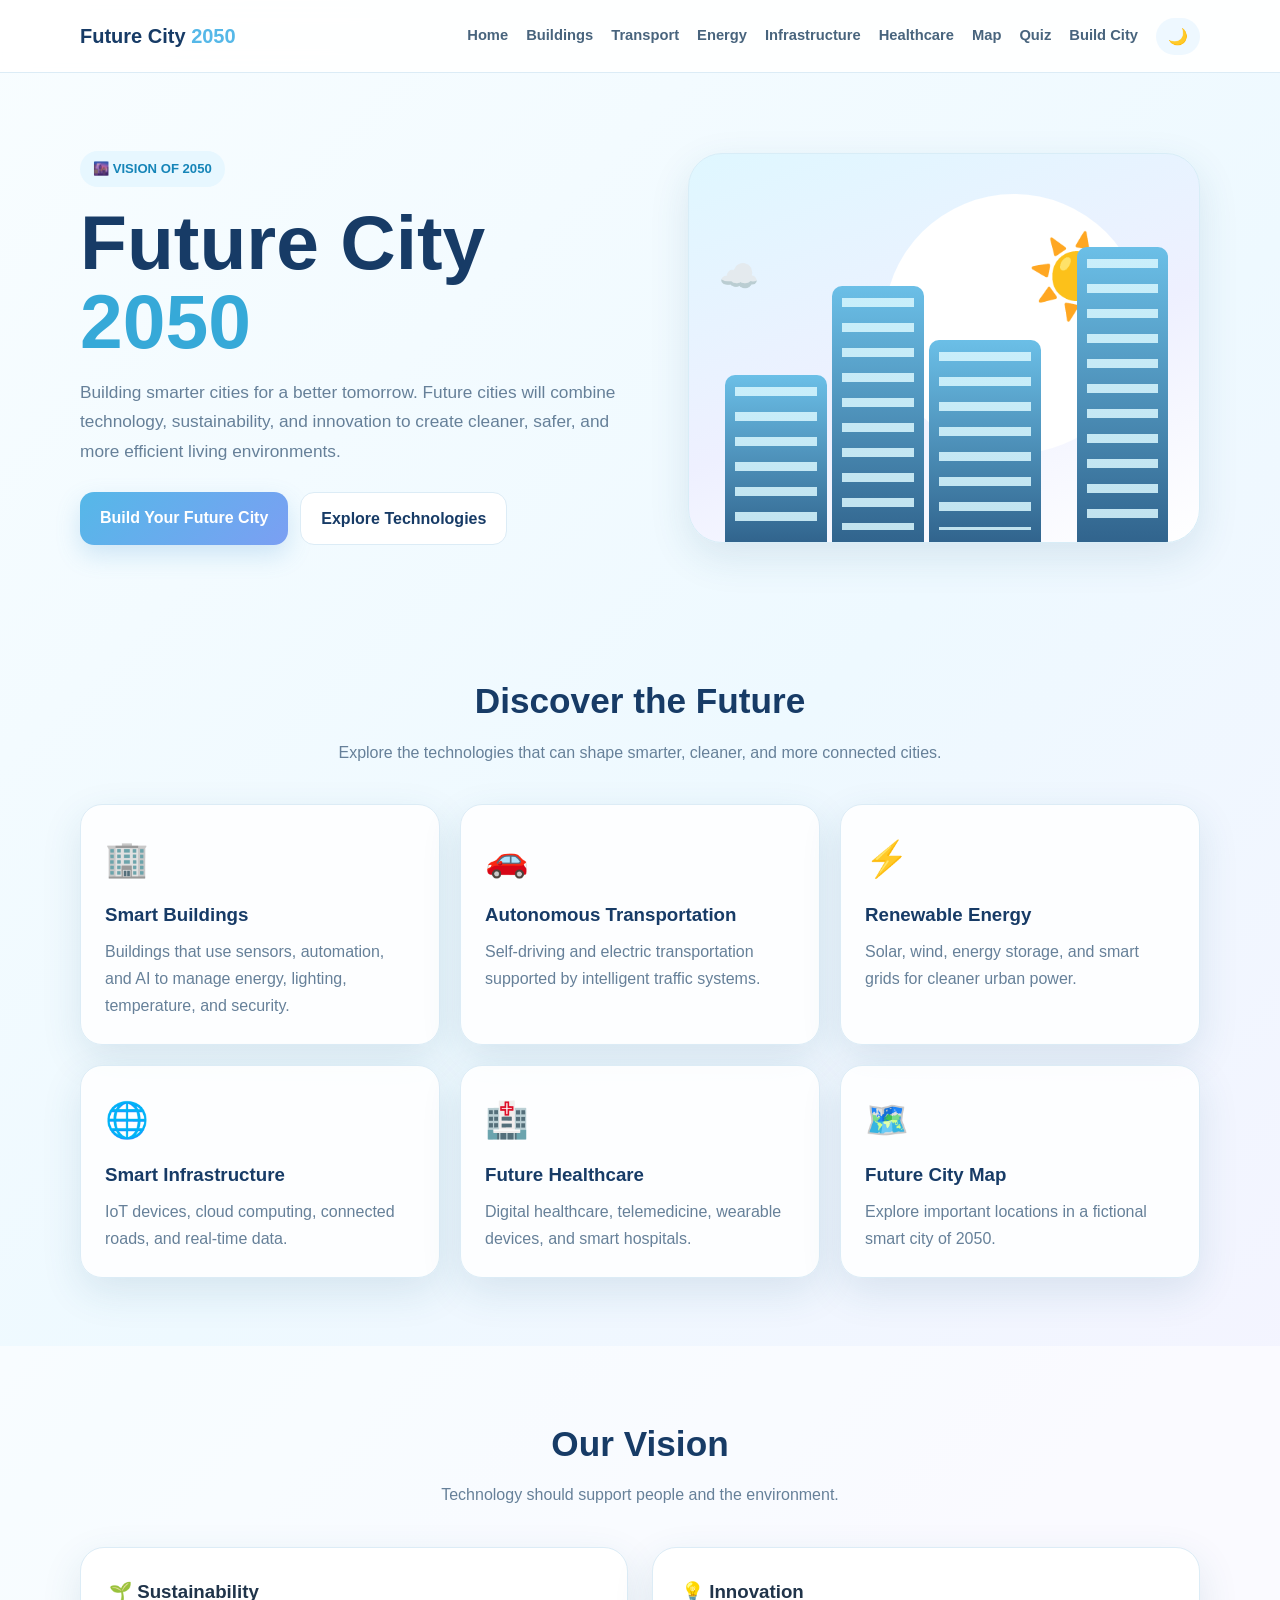
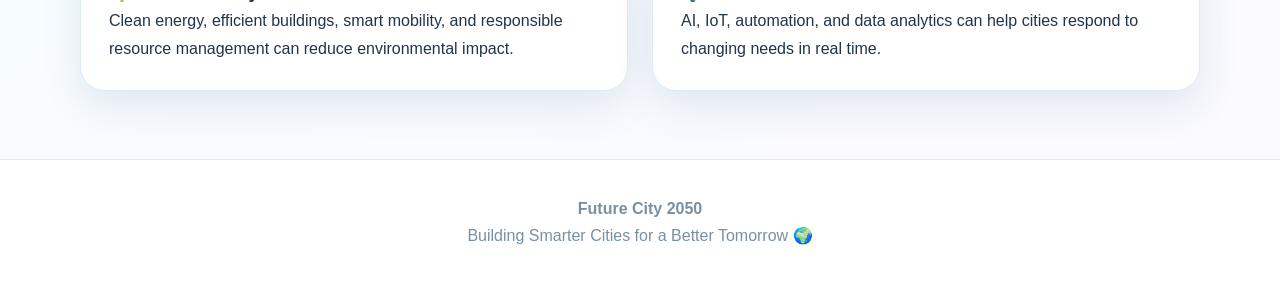
<file: index.html>
<!DOCTYPE html>
<html lang="en">
<head>
  <meta charset="UTF-8">
  <meta name="viewport" content="width=device-width, initial-scale=1.0">
  <title>Future City 2050</title>
  <link rel="stylesheet" href="style.css">
</head>

<body>

<header class="navbar">
  <div class="container nav-inner">
    <a class="logo" href="index.html">Future City <span>2050</span></a>

    <nav class="nav-links">
      <a href="index.html">Home</a>
      <a href="buildings.html">Buildings</a>
      <a href="transportation.html">Transport</a>
      <a href="energy.html">Energy</a>
      <a href="infrastructure.html">Infrastructure</a>
      <a href="healthcare.html">Healthcare</a>
      <a href="map.html">Map</a>
      <a href="quiz.html">Quiz</a>
      <a href="build-city.html">Build City</a>
      <button class="mode-btn" id="modeBtn">🌙</button>
    </nav>
  </div>
</header>

<main>

<section class="hero">
  <div class="container hero-grid">

    <div>
      <span class="badge">🌆 VISION OF 2050</span>

      <h1>Future City <span>2050</span></h1>

      <p>
        Building smarter cities for a better tomorrow.
        Future cities will combine technology, sustainability,
        and innovation to create cleaner, safer, and more efficient
        living environments.
      </p>

      <div class="btns">
        <a class="btn" href="build-city.html">Build Your Future City</a>
        <a class="btn secondary" href="#technologies">
          Explore Technologies
        </a>
      </div>
    </div>

    <div class="city-art">
      <div class="sun">☀️</div>
      <div class="cloud c1">☁️</div>
      <div class="cloud c2">☁️</div>

      <div class="building b1"></div>
      <div class="building b2"></div>
      <div class="building b3"></div>
      <div class="building b4"></div>
    </div>

  </div>
</section>

<section class="section" id="technologies">

  <div class="container">

    <div class="section-title">
      <h2>Discover the Future</h2>
      <p>
        Explore the technologies that can shape smarter,
        cleaner, and more connected cities.
      </p>
    </div>

    <div class="cards">

      <a class="card" href="buildings.html">
        <div class="icon">🏢</div>
        <h3>Smart Buildings</h3>
        <p>
          Buildings that use sensors, automation, and AI
          to manage energy, lighting, temperature, and security.
        </p>
      </a>

      <a class="card" href="transportation.html">
        <div class="icon">🚗</div>
        <h3>Autonomous Transportation</h3>
        <p>
          Self-driving and electric transportation supported
          by intelligent traffic systems.
        </p>
      </a>

      <a class="card" href="energy.html">
        <div class="icon">⚡</div>
        <h3>Renewable Energy</h3>
        <p>
          Solar, wind, energy storage, and smart grids
          for cleaner urban power.
        </p>
      </a>

      <a class="card" href="infrastructure.html">
        <div class="icon">🌐</div>
        <h3>Smart Infrastructure</h3>
        <p>
          IoT devices, cloud computing, connected roads,
          and real-time data.
        </p>
      </a>

      <a class="card" href="healthcare.html">
        <div class="icon">🏥</div>
        <h3>Future Healthcare</h3>
        <p>
          Digital healthcare, telemedicine, wearable devices,
          and smart hospitals.
        </p>
      </a>

      <a class="card" href="map.html">
        <div class="icon">🗺️</div>
        <h3>Future City Map</h3>
        <p>
          Explore important locations in a fictional smart city
          of 2050.
        </p>
      </a>

    </div>
  </div>

</section>

<section class="section alt">

  <div class="container">

    <div class="section-title">
      <h2>Our Vision</h2>
      <p>
        Technology should support people and the environment.
      </p>
    </div>

    <div class="content-grid">

      <div class="feature">
        <h3>🌱 Sustainability</h3>
        <p>
          Clean energy, efficient buildings, smart mobility,
          and responsible resource management can reduce
          environmental impact.
        </p>
      </div>

      <div class="feature">
        <h3>💡 Innovation</h3>
        <p>
          AI, IoT, automation, and data analytics can help
          cities respond to changing needs in real time.
        </p>
      </div>

    </div>

  </div>

</section>

</main>

<footer>
  <div class="container">
    <strong>Future City 2050</strong><br>
    Building Smarter Cities for a Better Tomorrow 🌍
  </div>
</footer>

<script src="script.js"></script>

</body>
</html>
</file>
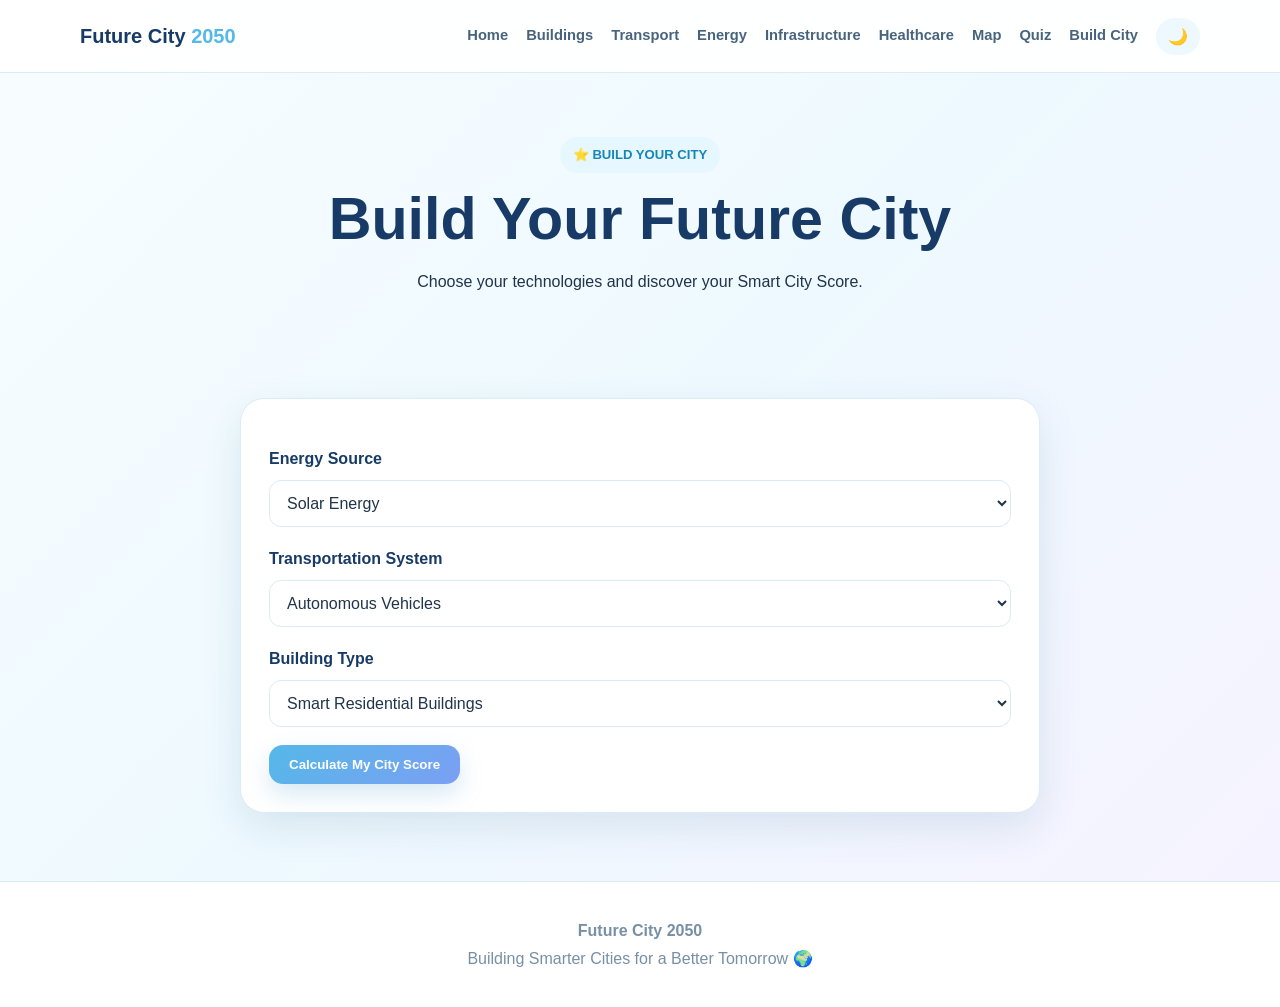
<file: build-city.html>
<!DOCTYPE html>
<html lang="en">
<head>
  <meta charset="UTF-8">
  <meta name="viewport" content="width=device-width, initial-scale=1.0">
  <title>Build Your Future City</title>
  <link rel="stylesheet" href="style.css">
</head>

<body>

<header class="navbar">
  <div class="container nav-inner">
    <a class="logo" href="index.html">Future City <span>2050</span></a>

    <nav class="nav-links">
      <a href="index.html">Home</a>
      <a href="buildings.html">Buildings</a>
      <a href="transportation.html">Transport</a>
      <a href="energy.html">Energy</a>
      <a href="infrastructure.html">Infrastructure</a>
      <a href="healthcare.html">Healthcare</a>
      <a href="map.html">Map</a>
      <a href="quiz.html">Quiz</a>
      <a href="build-city.html">Build City</a>
      <button class="mode-btn" id="modeBtn">🌙</button>
    </nav>
  </div>
</header>

<main>

<section class="page-hero">

  <div class="container">

    <span class="badge">⭐ BUILD YOUR CITY</span>

    <h1>Build Your Future City</h1>

    <p>
      Choose your technologies and discover your Smart City Score.
    </p>

  </div>

</section>

<section class="section">

  <div class="container">

    <div class="builder">

      <div class="form-group">

        <label for="energyChoice">
          Energy Source
        </label>

        <select id="energyChoice">

          <option value="solar">
            Solar Energy
          </option>

          <option value="wind">
            Wind Power
          </option>

          <option value="mixed">
            Mixed Renewable Energy
          </option>

        </select>

      </div>

      <div class="form-group">

        <label for="transportChoice">
          Transportation System
        </label>

        <select id="transportChoice">

          <option value="autonomous">
            Autonomous Vehicles
          </option>

          <option value="electric">
            Electric Public Transport
          </option>

          <option value="smart">
            Smart Transportation
          </option>

        </select>

      </div>

      <div class="form-group">

        <label for="buildingChoice">
          Building Type
        </label>

        <select id="buildingChoice">

          <option value="smart">
            Smart Residential Buildings
          </option>

          <option value="green">
            Green Buildings
          </option>

          <option value="ai">
            AI-Powered Buildings
          </option>

        </select>

      </div>

      <button class="btn" id="buildBtn">
        Calculate My City Score
      </button>

      <div class="result" id="buildResult">

        <h2>Your Smart City Score</h2>

        <div class="score-grid">

          <div class="score">
            Sustainability
            <strong id="sustainability">0%</strong>
          </div>

          <div class="score">
            Technology Level
            <strong id="technology">0%</strong>
          </div>

          <div class="score">
            Energy Efficiency
            <strong id="efficiency">0%</strong>
          </div>

        </div>

        <div class="counter" style="margin-top:18px">

          <p>Overall Score</p>

          <div class="counter-number" id="overall">
            0%
          </div>

        </div>

      </div>

    </div>

  </div>

</section>

</main>

<footer>
  <div class="container">
    <strong>Future City 2050</strong><br>
    Building Smarter Cities for a Better Tomorrow 🌍
  </div>
</footer>

<script src="script.js"></script>

</body>
</html>
</file>
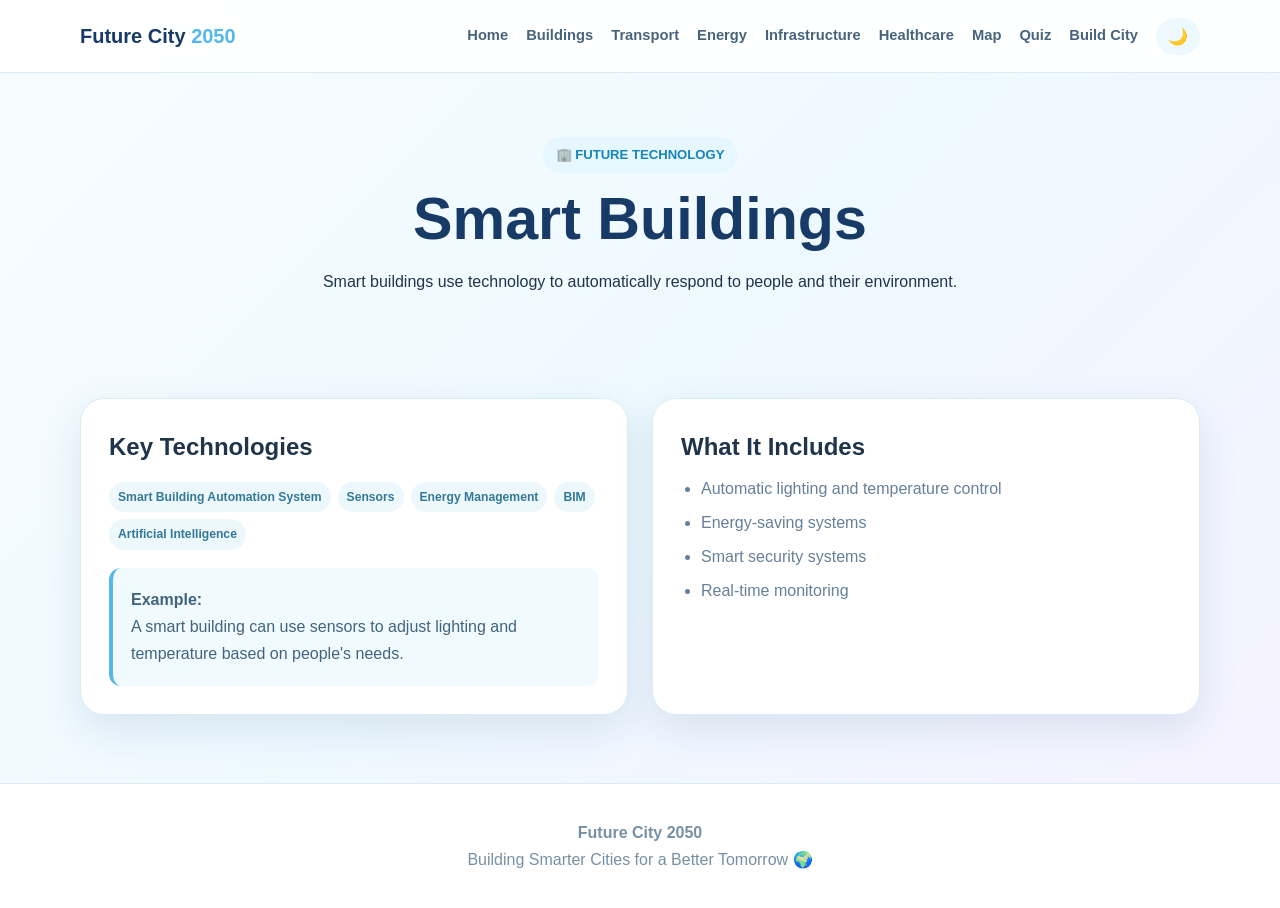
<file: buildings.html>
<!DOCTYPE html>
<html lang="en">
<head>
  <meta charset="UTF-8">
  <meta name="viewport" content="width=device-width, initial-scale=1.0">
  <title>Smart Buildings | Future City 2050</title>
  <link rel="stylesheet" href="style.css">
</head>

<body>

<header class="navbar">
  <div class="container nav-inner">
    <a class="logo" href="index.html">Future City <span>2050</span></a>

    <nav class="nav-links">
      <a href="index.html">Home</a>
      <a href="buildings.html">Buildings</a>
      <a href="transportation.html">Transport</a>
      <a href="energy.html">Energy</a>
      <a href="infrastructure.html">Infrastructure</a>
      <a href="healthcare.html">Healthcare</a>
      <a href="map.html">Map</a>
      <a href="quiz.html">Quiz</a>
      <a href="build-city.html">Build City</a>
      <button class="mode-btn" id="modeBtn">🌙</button>
    </nav>
  </div>
</header>

<main>

<section class="page-hero">
  <div class="container">
    <span class="badge">🏢 FUTURE TECHNOLOGY</span>
    <h1>Smart Buildings</h1>
    <p>
      Smart buildings use technology to automatically respond
      to people and their environment.
    </p>
  </div>
</section>

<section class="section">

  <div class="container content-grid">

    <div class="feature">
      <h2>Key Technologies</h2>

      <div class="tags">
        <span class="tag">Smart Building Automation System</span>
        <span class="tag">Sensors</span>
        <span class="tag">Energy Management</span>
        <span class="tag">BIM</span>
        <span class="tag">Artificial Intelligence</span>
      </div>

      <div class="example">
        <strong>Example:</strong><br>
        A smart building can use sensors to adjust lighting
        and temperature based on people's needs.
      </div>
    </div>

    <div class="feature">
      <h2>What It Includes</h2>

      <ul>
        <li>Automatic lighting and temperature control</li>
        <li>Energy-saving systems</li>
        <li>Smart security systems</li>
        <li>Real-time monitoring</li>
      </ul>
    </div>

  </div>

</section>

</main>

<footer>
  <div class="container">
    <strong>Future City 2050</strong><br>
    Building Smarter Cities for a Better Tomorrow 🌍
  </div>
</footer>

<script src="script.js"></script>

</body>
</html>
</file>
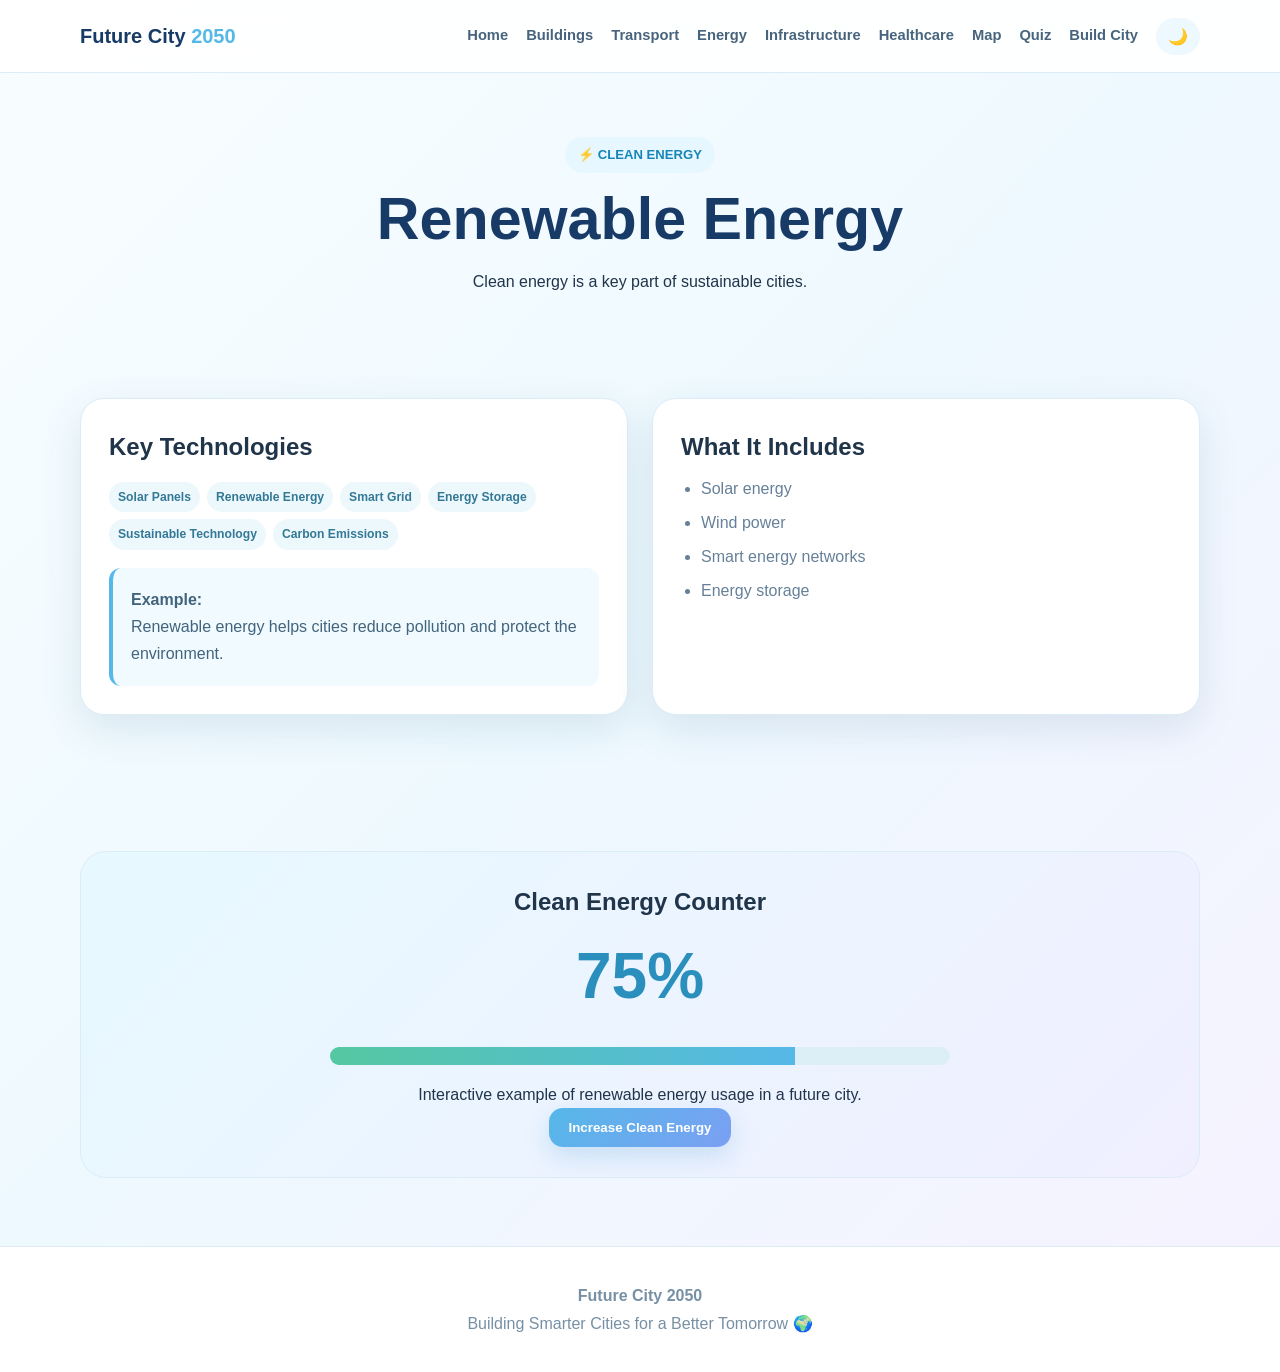
<file: energy.html>
<!DOCTYPE html>
<html lang="en">
<head>
  <meta charset="UTF-8">
  <meta name="viewport" content="width=device-width, initial-scale=1.0">
  <title>Renewable Energy</title>
  <link rel="stylesheet" href="style.css">
</head>

<body>

<header class="navbar">
  <div class="container nav-inner">
    <a class="logo" href="index.html">Future City <span>2050</span></a>

    <nav class="nav-links">
      <a href="index.html">Home</a>
      <a href="buildings.html">Buildings</a>
      <a href="transportation.html">Transport</a>
      <a href="energy.html">Energy</a>
      <a href="infrastructure.html">Infrastructure</a>
      <a href="healthcare.html">Healthcare</a>
      <a href="map.html">Map</a>
      <a href="quiz.html">Quiz</a>
      <a href="build-city.html">Build City</a>
      <button class="mode-btn" id="modeBtn">🌙</button>
    </nav>
  </div>
</header>

<main>

<section class="page-hero">
  <div class="container">
    <span class="badge">⚡ CLEAN ENERGY</span>
    <h1>Renewable Energy</h1>
    <p>
      Clean energy is a key part of sustainable cities.
    </p>
  </div>
</section>

<section class="section">

  <div class="container content-grid">

    <div class="feature">
      <h2>Key Technologies</h2>

      <div class="tags">
        <span class="tag">Solar Panels</span>
        <span class="tag">Renewable Energy</span>
        <span class="tag">Smart Grid</span>
        <span class="tag">Energy Storage</span>
        <span class="tag">Sustainable Technology</span>
        <span class="tag">Carbon Emissions</span>
      </div>

      <div class="example">
        <strong>Example:</strong><br>
        Renewable energy helps cities reduce pollution
        and protect the environment.
      </div>
    </div>

    <div class="feature">
      <h2>What It Includes</h2>

      <ul>
        <li>Solar energy</li>
        <li>Wind power</li>
        <li>Smart energy networks</li>
        <li>Energy storage</li>
      </ul>
    </div>

  </div>

</section>

<section class="section">

  <div class="container">

    <div class="counter">

      <h2>Clean Energy Counter</h2>

      <div class="counter-number" id="energyNumber">
        75%
      </div>

      <div class="progress">
        <div class="progress-bar" id="energyBar"></div>
      </div>

      <p>
        Interactive example of renewable energy usage
        in a future city.
      </p>

      <button class="btn" id="energyBtn">
        Increase Clean Energy
      </button>

    </div>

  </div>

</section>

</main>

<footer>
  <div class="container">
    <strong>Future City 2050</strong><br>
    Building Smarter Cities for a Better Tomorrow 🌍
  </div>
</footer>

<script src="script.js"></script>

</body>
</html>
</file>
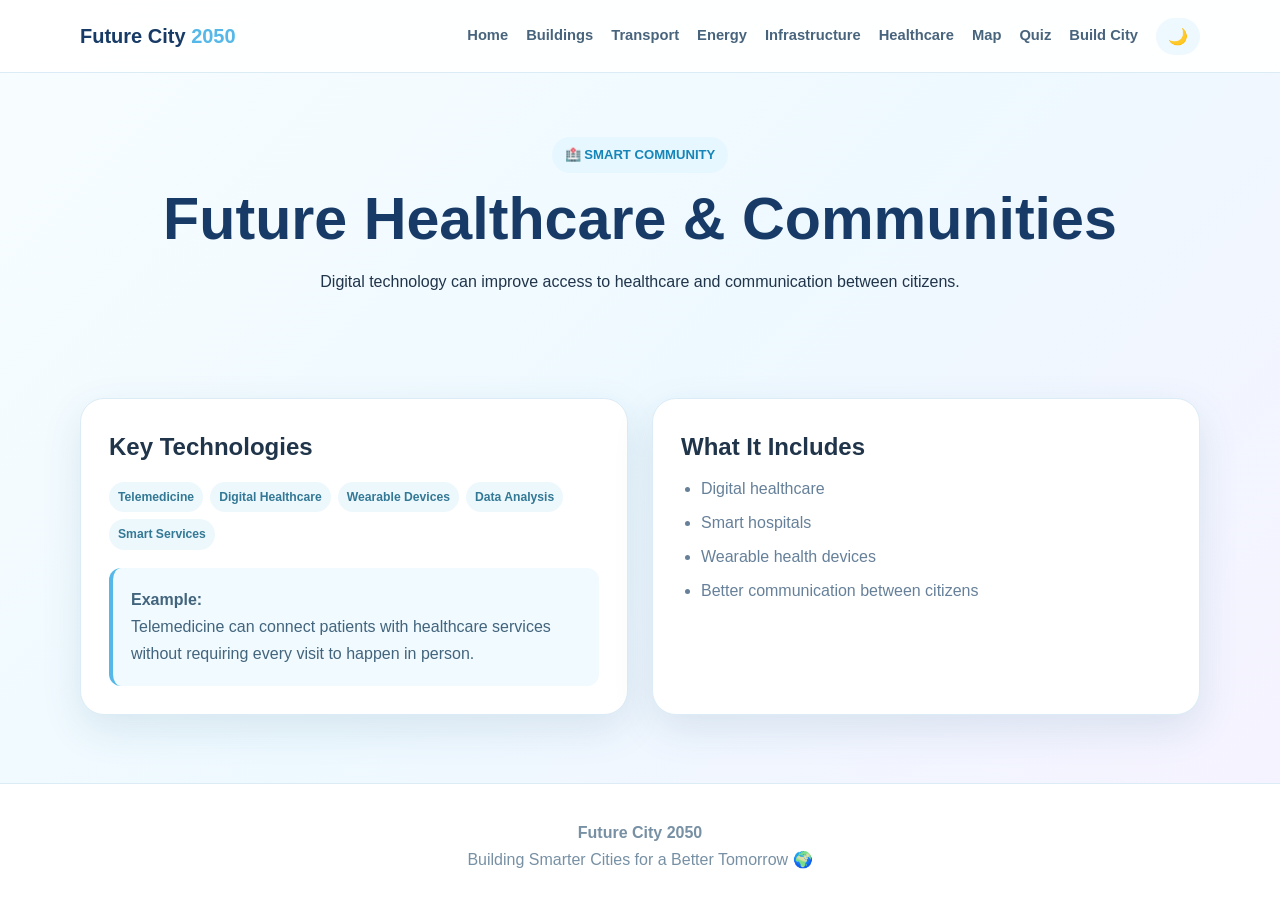
<file: healthcare.html>
<!DOCTYPE html>
<html lang="en">
<head>
  <meta charset="UTF-8">
  <meta name="viewport" content="width=device-width, initial-scale=1.0">
  <title>Future Healthcare</title>
  <link rel="stylesheet" href="style.css">
</head>

<body>

<header class="navbar">
  <div class="container nav-inner">
    <a class="logo" href="index.html">Future City <span>2050</span></a>

    <nav class="nav-links">
      <a href="index.html">Home</a>
      <a href="buildings.html">Buildings</a>
      <a href="transportation.html">Transport</a>
      <a href="energy.html">Energy</a>
      <a href="infrastructure.html">Infrastructure</a>
      <a href="healthcare.html">Healthcare</a>
      <a href="map.html">Map</a>
      <a href="quiz.html">Quiz</a>
      <a href="build-city.html">Build City</a>
      <button class="mode-btn" id="modeBtn">🌙</button>
    </nav>
  </div>
</header>

<main>

<section class="page-hero">
  <div class="container">
    <span class="badge">🏥 SMART COMMUNITY</span>
    <h1>Future Healthcare & Communities</h1>

    <p>
      Digital technology can improve access to healthcare
      and communication between citizens.
    </p>
  </div>
</section>

<section class="section">

  <div class="container content-grid">

    <div class="feature">

      <h2>Key Technologies</h2>

      <div class="tags">
        <span class="tag">Telemedicine</span>
        <span class="tag">Digital Healthcare</span>
        <span class="tag">Wearable Devices</span>
        <span class="tag">Data Analysis</span>
        <span class="tag">Smart Services</span>
      </div>

      <div class="example">
        <strong>Example:</strong><br>
        Telemedicine can connect patients with healthcare
        services without requiring every visit to happen in person.
      </div>

    </div>

    <div class="feature">

      <h2>What It Includes</h2>

      <ul>
        <li>Digital healthcare</li>
        <li>Smart hospitals</li>
        <li>Wearable health devices</li>
        <li>Better communication between citizens</li>
      </ul>

    </div>

  </div>

</section>

</main>

<footer>
  <div class="container">
    <strong>Future City 2050</strong><br>
    Building Smarter Cities for a Better Tomorrow 🌍
  </div>
</footer>

<script src="script.js"></script>

</body>
</html>
</file>
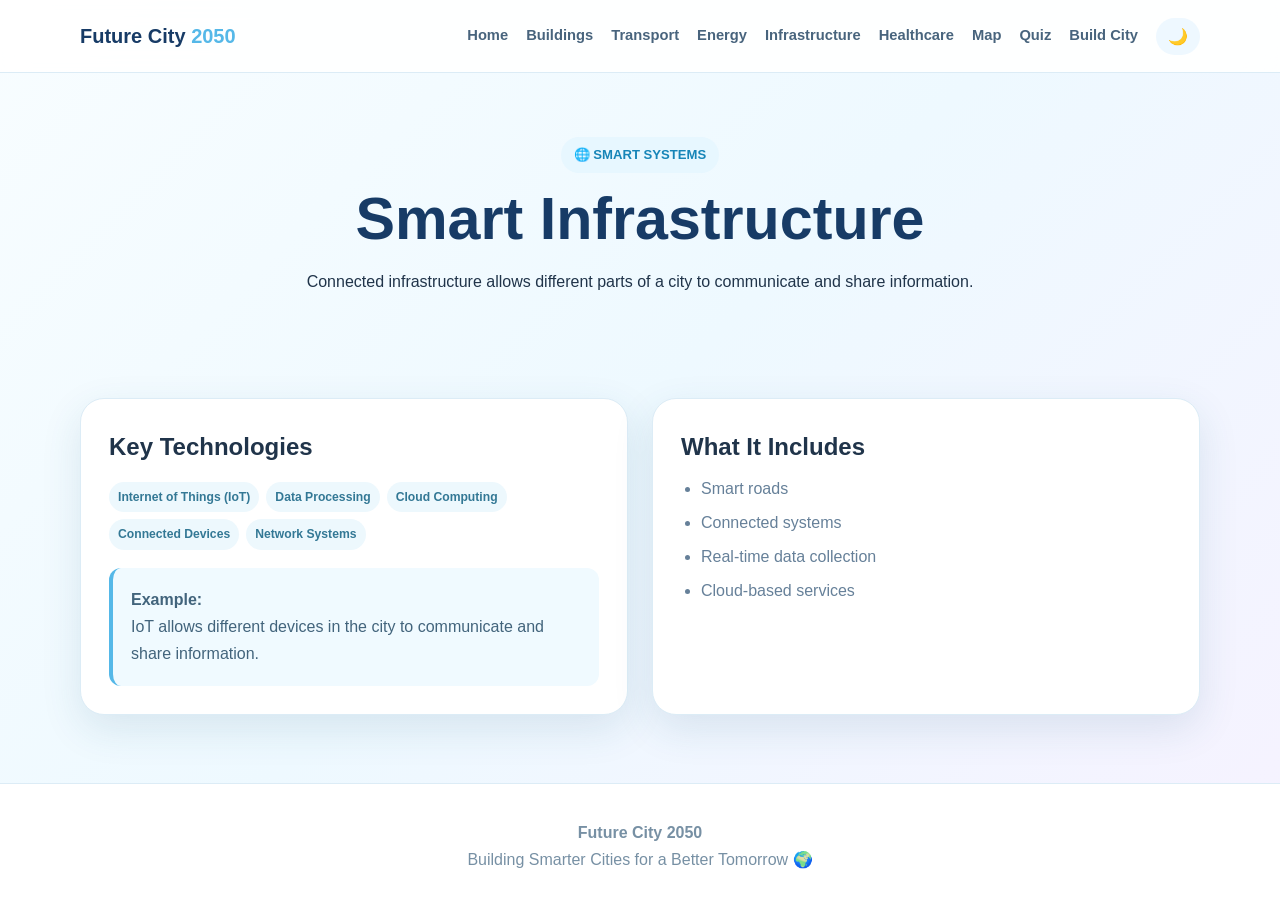
<file: infrastructure.html>
<!DOCTYPE html>
<html lang="en">
<head>
  <meta charset="UTF-8">
  <meta name="viewport" content="width=device-width, initial-scale=1.0">
  <title>Smart Infrastructure</title>
  <link rel="stylesheet" href="style.css">
</head>

<body>

<header class="navbar">
  <div class="container nav-inner">
    <a class="logo" href="index.html">Future City <span>2050</span></a>

    <nav class="nav-links">
      <a href="index.html">Home</a>
      <a href="buildings.html">Buildings</a>
      <a href="transportation.html">Transport</a>
      <a href="energy.html">Energy</a>
      <a href="infrastructure.html">Infrastructure</a>
      <a href="healthcare.html">Healthcare</a>
      <a href="map.html">Map</a>
      <a href="quiz.html">Quiz</a>
      <a href="build-city.html">Build City</a>
      <button class="mode-btn" id="modeBtn">🌙</button>
    </nav>
  </div>
</header>

<main>

<section class="page-hero">
  <div class="container">
    <span class="badge">🌐 SMART SYSTEMS</span>
    <h1>Smart Infrastructure</h1>
    <p>
      Connected infrastructure allows different parts
      of a city to communicate and share information.
    </p>
  </div>
</section>

<section class="section">

  <div class="container content-grid">

    <div class="feature">

      <h2>Key Technologies</h2>

      <div class="tags">
        <span class="tag">Internet of Things (IoT)</span>
        <span class="tag">Data Processing</span>
        <span class="tag">Cloud Computing</span>
        <span class="tag">Connected Devices</span>
        <span class="tag">Network Systems</span>
      </div>

      <div class="example">
        <strong>Example:</strong><br>
        IoT allows different devices in the city
        to communicate and share information.
      </div>

    </div>

    <div class="feature">

      <h2>What It Includes</h2>

      <ul>
        <li>Smart roads</li>
        <li>Connected systems</li>
        <li>Real-time data collection</li>
        <li>Cloud-based services</li>
      </ul>

    </div>

  </div>

</section>

</main>

<footer>
  <div class="container">
    <strong>Future City 2050</strong><br>
    Building Smarter Cities for a Better Tomorrow 🌍
  </div>
</footer>

<script src="script.js"></script>

</body>
</html>
</file>
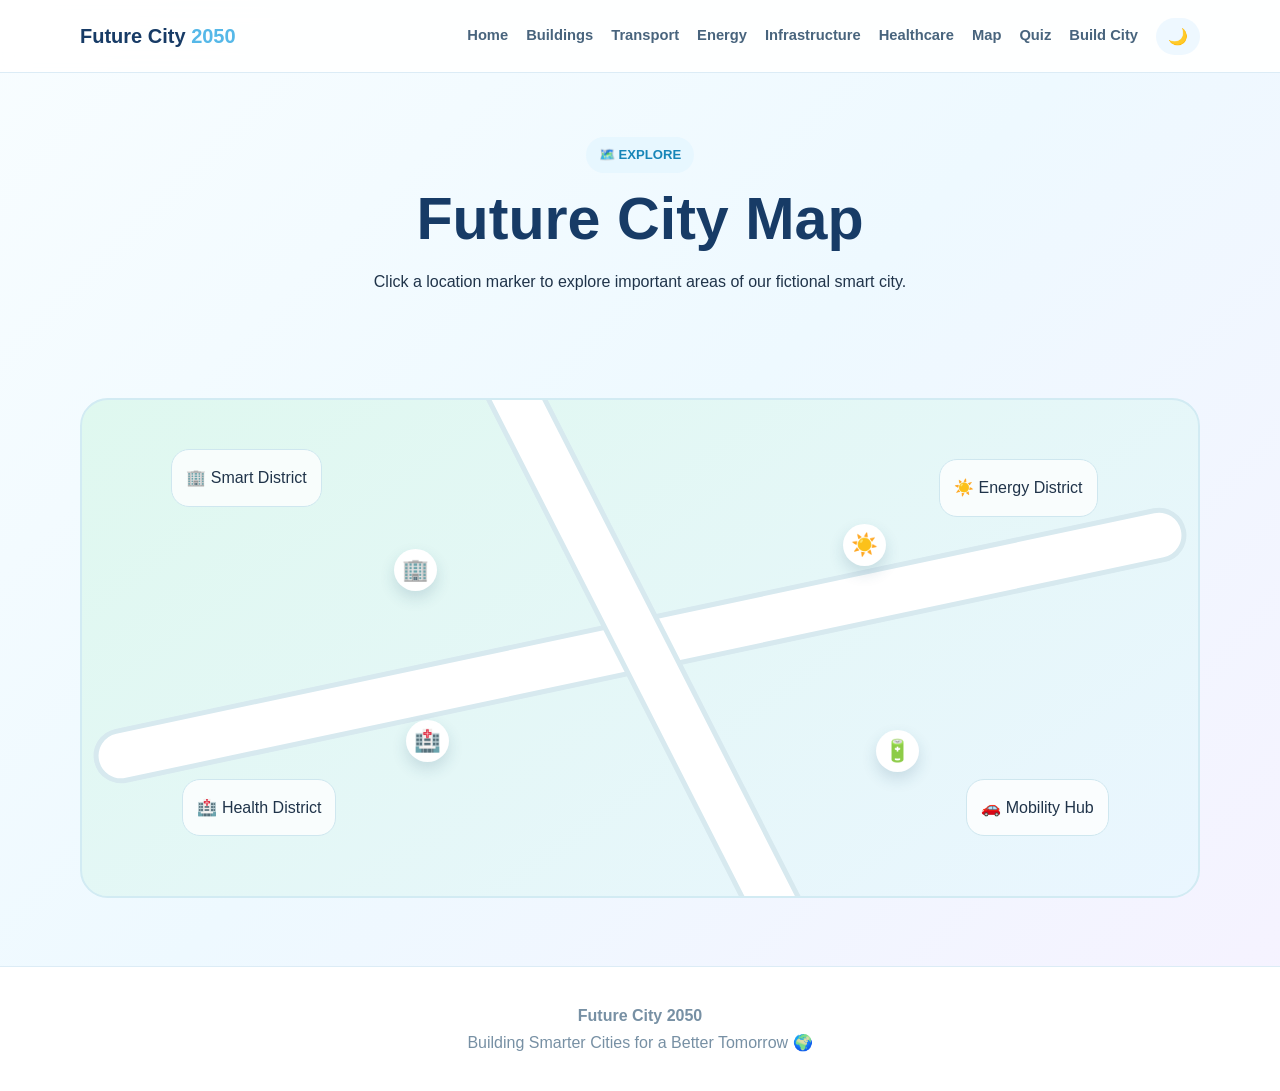
<file: map.html>
<!DOCTYPE html>
<html lang="en">
<head>
  <meta charset="UTF-8">
  <meta name="viewport" content="width=device-width, initial-scale=1.0">
  <title>Future City Map</title>
  <link rel="stylesheet" href="style.css">
</head>

<body>

<header class="navbar">
  <div class="container nav-inner">
    <a class="logo" href="index.html">Future City <span>2050</span></a>

    <nav class="nav-links">
      <a href="index.html">Home</a>
      <a href="buildings.html">Buildings</a>
      <a href="transportation.html">Transport</a>
      <a href="energy.html">Energy</a>
      <a href="infrastructure.html">Infrastructure</a>
      <a href="healthcare.html">Healthcare</a>
      <a href="map.html">Map</a>
      <a href="quiz.html">Quiz</a>
      <a href="build-city.html">Build City</a>
      <button class="mode-btn" id="modeBtn">🌙</button>
    </nav>
  </div>
</header>

<main>

<section class="page-hero">

  <div class="container">

    <span class="badge">🗺️ EXPLORE</span>

    <h1>Future City Map</h1>

    <p>
      Click a location marker to explore important areas
      of our fictional smart city.
    </p>

  </div>

</section>

<section class="section">

  <div class="container">

    <div class="map">

      <div class="road r1"></div>
      <div class="road r2"></div>

      <div class="zone z1">🏢 Smart District</div>
      <div class="zone z2">☀️ Energy District</div>
      <div class="zone z3">🏥 Health District</div>
      <div class="zone z4">🚗 Mobility Hub</div>

      <button class="marker m1"
        onclick="alert('Smart Buildings: AI-powered offices and homes.')">
        🏢
      </button>

      <button class="marker m2"
        onclick="alert('Solar Energy Center: Renewable power and energy storage.')">
        ☀️
      </button>

      <button class="marker m3"
        onclick="alert('Smart Hospital: Digital healthcare and telemedicine.')">
        🏥
      </button>

      <button class="marker m4"
        onclick="alert('EV Station: Fast charging for electric vehicles.')">
        🔋
      </button>

    </div>

  </div>

</section>

</main>

<footer>
  <div class="container">
    <strong>Future City 2050</strong><br>
    Building Smarter Cities for a Better Tomorrow 🌍
  </div>
</footer>

<script src="script.js"></script>

</body>
</html>
</file>
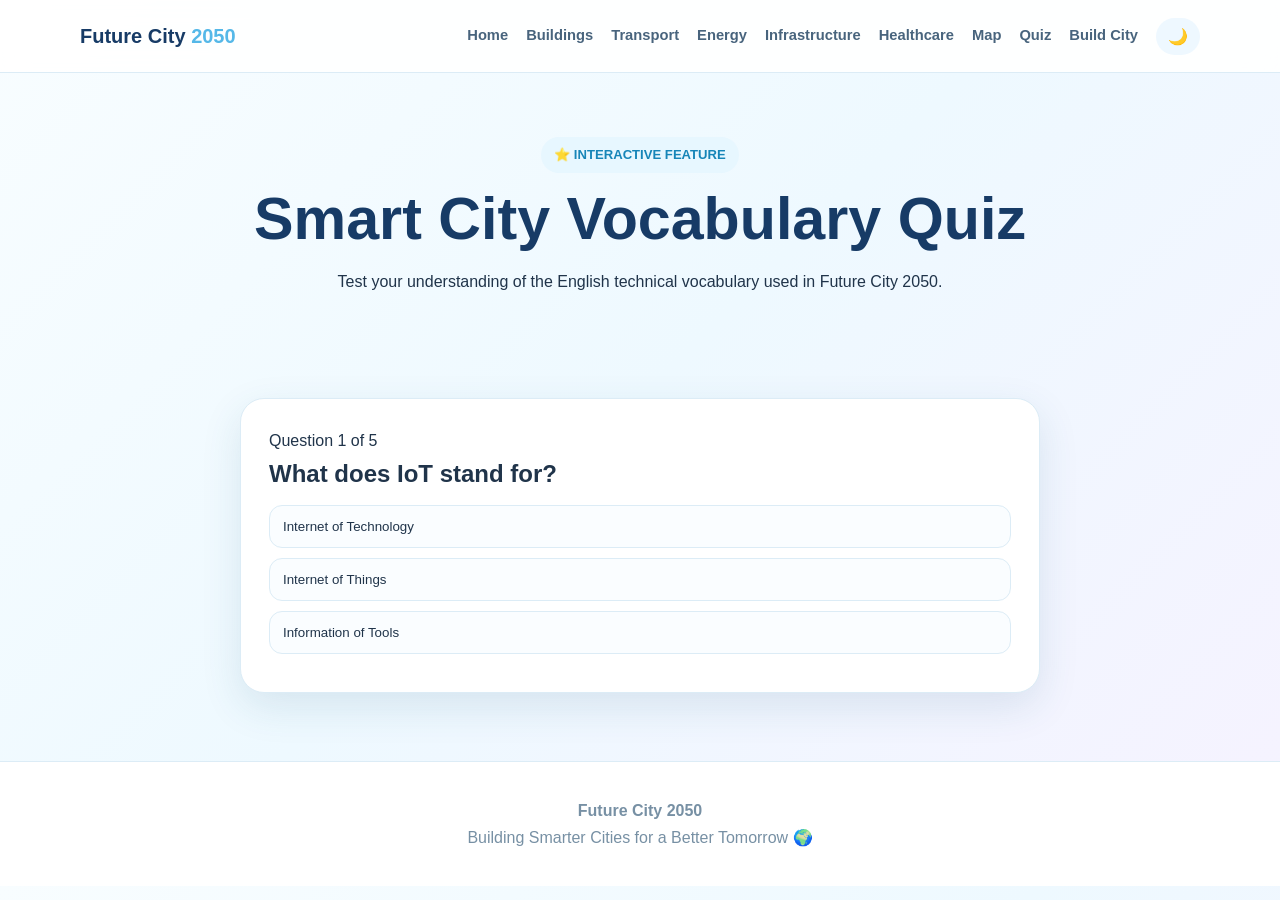
<file: quiz.html>
<!DOCTYPE html>
<html lang="en">
<head>
  <meta charset="UTF-8">
  <meta name="viewport" content="width=device-width, initial-scale=1.0">
  <title>Smart City Vocabulary Quiz</title>
  <link rel="stylesheet" href="style.css">
</head>

<body>

<header class="navbar">
  <div class="container nav-inner">
    <a class="logo" href="index.html">Future City <span>2050</span></a>

    <nav class="nav-links">
      <a href="index.html">Home</a>
      <a href="buildings.html">Buildings</a>
      <a href="transportation.html">Transport</a>
      <a href="energy.html">Energy</a>
      <a href="infrastructure.html">Infrastructure</a>
      <a href="healthcare.html">Healthcare</a>
      <a href="map.html">Map</a>
      <a href="quiz.html">Quiz</a>
      <a href="build-city.html">Build City</a>
      <button class="mode-btn" id="modeBtn">🌙</button>
    </nav>
  </div>
</header>

<main>

<section class="page-hero">

  <div class="container">

    <span class="badge">⭐ INTERACTIVE FEATURE</span>

    <h1>Smart City Vocabulary Quiz</h1>

    <p>
      Test your understanding of the English technical
      vocabulary used in Future City 2050.
    </p>

  </div>

</section>

<section class="section">

  <div class="container">

    <div class="quiz-box">

      <p id="quizProgress">
        Question 1 of 5
      </p>

      <h2 id="quizQuestion"></h2>

      <div id="quizOptions"></div>

      <div class="result" id="quizResult"></div>

    </div>

  </div>

</section>

</main>

<footer>
  <div class="container">
    <strong>Future City 2050</strong><br>
    Building Smarter Cities for a Better Tomorrow 🌍
  </div>
</footer>

<script src="script.js"></script>

</body>
</html>
</file>
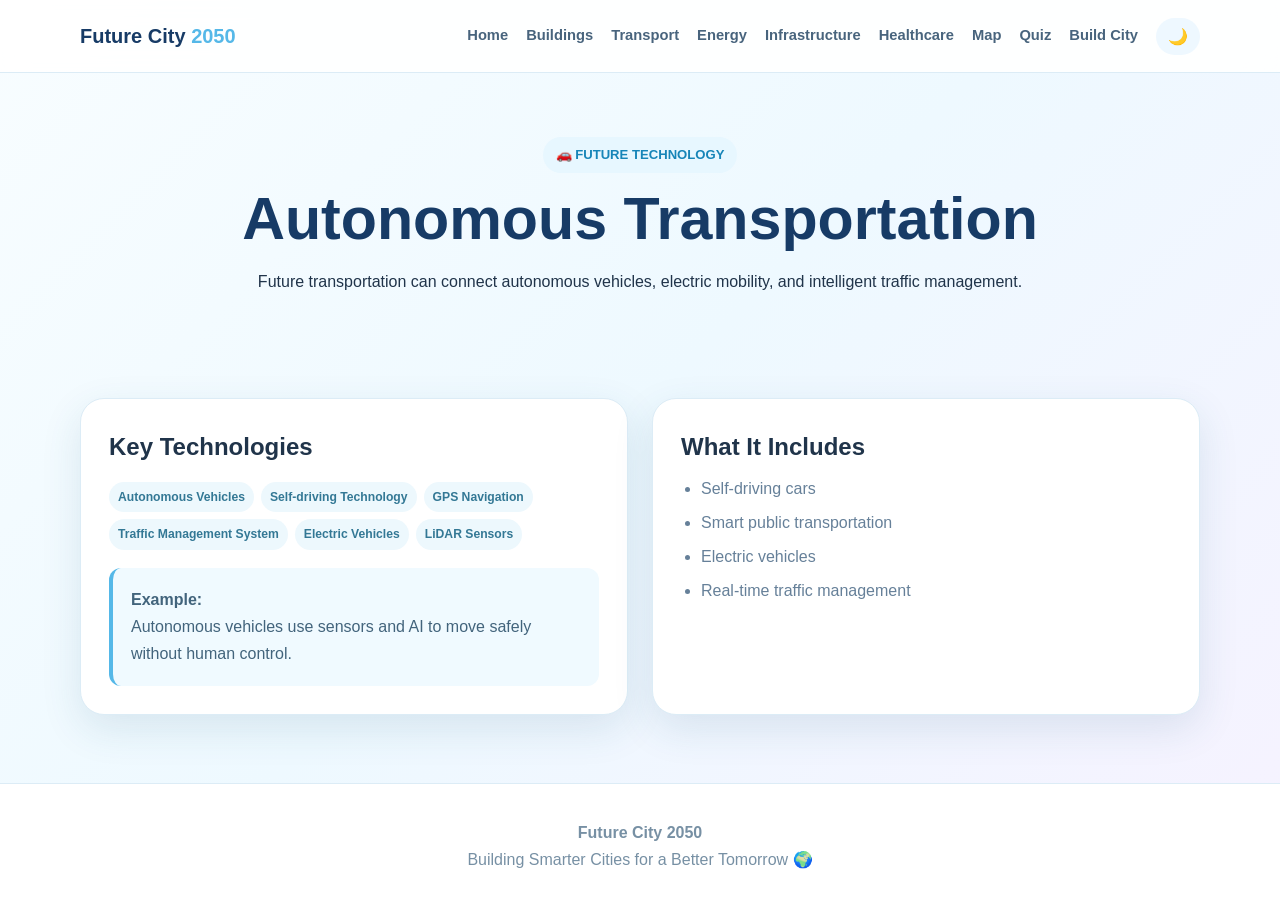
<file: transportation.html>
<!DOCTYPE html>
<html lang="en">
<head>
  <meta charset="UTF-8">
  <meta name="viewport" content="width=device-width, initial-scale=1.0">
  <title>Autonomous Transportation</title>
  <link rel="stylesheet" href="style.css">
</head>

<body>

<header class="navbar">
  <div class="container nav-inner">
    <a class="logo" href="index.html">Future City <span>2050</span></a>

    <nav class="nav-links">
      <a href="index.html">Home</a>
      <a href="buildings.html">Buildings</a>
      <a href="transportation.html">Transport</a>
      <a href="energy.html">Energy</a>
      <a href="infrastructure.html">Infrastructure</a>
      <a href="healthcare.html">Healthcare</a>
      <a href="map.html">Map</a>
      <a href="quiz.html">Quiz</a>
      <a href="build-city.html">Build City</a>
      <button class="mode-btn" id="modeBtn">🌙</button>
    </nav>
  </div>
</header>

<main>

<section class="page-hero">
  <div class="container">
    <span class="badge">🚗 FUTURE TECHNOLOGY</span>
    <h1>Autonomous Transportation</h1>

    <p>
      Future transportation can connect autonomous vehicles,
      electric mobility, and intelligent traffic management.
    </p>
  </div>
</section>

<section class="section">

  <div class="container content-grid">

    <div class="feature">
      <h2>Key Technologies</h2>

      <div class="tags">
        <span class="tag">Autonomous Vehicles</span>
        <span class="tag">Self-driving Technology</span>
        <span class="tag">GPS Navigation</span>
        <span class="tag">Traffic Management System</span>
        <span class="tag">Electric Vehicles</span>
        <span class="tag">LiDAR Sensors</span>
      </div>

      <div class="example">
        <strong>Example:</strong><br>
        Autonomous vehicles use sensors and AI to move safely
        without human control.
      </div>
    </div>

    <div class="feature">
      <h2>What It Includes</h2>

      <ul>
        <li>Self-driving cars</li>
        <li>Smart public transportation</li>
        <li>Electric vehicles</li>
        <li>Real-time traffic management</li>
      </ul>
    </div>

  </div>

</section>

</main>

<footer>
  <div class="container">
    <strong>Future City 2050</strong><br>
    Building Smarter Cities for a Better Tomorrow 🌍
  </div>
</footer>

<script src="script.js"></script>

</body>
</html>
</file>
<file: style.css>
:root {
  --navy: #173b66;
  --blue: #55b8e8;
  --sky: #eaf8ff;
  --lav: #f1efff;
  --mint: #e9fbf6;
  --white: #ffffff;
  --text: #20344a;
  --muted: #668099;
  --border: #dcecf6;
  --shadow: 0 14px 40px rgba(36,92,125,.12);
}

* {
  box-sizing: border-box;
  margin: 0;
  padding: 0;
}

html {
  scroll-behavior: smooth;
}

body {
  font-family: Arial, Helvetica, sans-serif;
  color: var(--text);
  background:
    linear-gradient(
      135deg,
      #f8fdff 0%,
      #eef9ff 48%,
      #f6f2ff 100%
    );
  line-height: 1.7;
}

a {
  text-decoration: none;
  color: inherit;
}

.container {
  width: min(1120px, 92%);
  margin: auto;
}

.navbar {
  position: sticky;
  top: 0;
  z-index: 1000;
  background: rgba(255,255,255,.9);
  backdrop-filter: blur(14px);
  border-bottom: 1px solid var(--border);
}

.nav-inner {
  min-height: 72px;
  display: flex;
  align-items: center;
  justify-content: space-between;
  gap: 20px;
}

.logo {
  font-size: 1.25rem;
  font-weight: 800;
  color: var(--navy);
}

.logo span {
  color: var(--blue);
}

.nav-links {
  display: flex;
  align-items: center;
  gap: 18px;
  flex-wrap: wrap;
}

.nav-links a {
  font-size: .92rem;
  color: #48647d;
  font-weight: 700;
}

.nav-links a:hover {
  color: #178bc0;
}

.mode-btn {
  border: 0;
  background: #eef8ff;
  color: var(--navy);
  border-radius: 999px;
  padding: 9px 12px;
  cursor: pointer;
  font-size: 1rem;
}

.hero {
  padding: 78px 0 58px;
  overflow: hidden;
}

.hero-grid {
  display: grid;
  grid-template-columns: 1.05fr .95fr;
  gap: 42px;
  align-items: center;
}

.badge {
  display: inline-block;
  padding: 7px 13px;
  border-radius: 999px;
  background: #e7f7ff;
  color: #1685b8;
  font-weight: 800;
  font-size: .82rem;
  margin-bottom: 16px;
}

h1 {
  font-size: clamp(2.6rem, 6vw, 5rem);
  line-height: 1.02;
  color: var(--navy);
  margin-bottom: 18px;
}

h1 span {
  color: #36a9d8;
}

.hero p {
  font-size: 1.08rem;
  color: var(--muted);
  max-width: 650px;
}

.btns {
  display: flex;
  gap: 12px;
  flex-wrap: wrap;
  margin-top: 26px;
}

.btn {
  display: inline-block;
  border: 0;
  cursor: pointer;
  padding: 12px 20px;
  border-radius: 14px;
  font-weight: 800;
  background: linear-gradient(135deg,#55b8e8,#7b9ff3);
  color: white;
  box-shadow: 0 10px 24px rgba(73,153,208,.22);
}

.btn.secondary {
  background: white;
  color: var(--navy);
  border: 1px solid var(--border);
  box-shadow: none;
}

.city-art {
  min-height: 390px;
  border-radius: 34px;
  position: relative;
  overflow: hidden;
  background: linear-gradient(160deg,#dff7ff,#eef0ff 55%,#fff);
  box-shadow: var(--shadow);
  border: 1px solid #d8edf7;
}

.city-art:before {
  content: "";
  position: absolute;
  width: 260px;
  height: 260px;
  border-radius: 50%;
  background: white;
  top: 40px;
  right: 55px;
}

.sun {
  position: absolute;
  top: 55px;
  right: 72px;
  font-size: 5rem;
}

.building {
  position: absolute;
  bottom: 0;
  background: linear-gradient(#6bbfe7,#31648d);
  border-radius: 10px 10px 0 0;
}

.b1 {
  left: 7%;
  width: 20%;
  height: 43%;
}

.b2 {
  left: 28%;
  width: 18%;
  height: 66%;
}

.b3 {
  left: 47%;
  width: 22%;
  height: 52%;
}

.b4 {
  right: 6%;
  width: 18%;
  height: 76%;
}

.building:after {
  content: "";
  position: absolute;
  inset: 12px 10px;
  background:
    repeating-linear-gradient(
      to bottom,
      rgba(218,248,255,.85) 0 9px,
      transparent 9px 25px
    );
}

.cloud {
  position: absolute;
  font-size: 2rem;
}

.c1 {
  top: 95px;
  left: 30px;
}

.c2 {
  top: 155px;
  left: 180px;
}

.section {
  padding: 68px 0;
}

.section.alt {
  background: rgba(255,255,255,.58);
}

.section-title {
  text-align: center;
  margin-bottom: 38px;
}

.section-title h2 {
  font-size: 2.2rem;
  color: var(--navy);
}

.section-title p {
  color: var(--muted);
  max-width: 700px;
  margin: 8px auto;
}

.cards {
  display: grid;
  grid-template-columns: repeat(3,1fr);
  gap: 20px;
}

.card {
  background: rgba(255,255,255,.88);
  border: 1px solid var(--border);
  border-radius: 22px;
  padding: 24px;
  box-shadow: var(--shadow);
  transition: .25s;
}

.card:hover {
  transform: translateY(-5px);
}

.icon {
  font-size: 2.2rem;
  margin-bottom: 10px;
}

.card h3 {
  color: var(--navy);
  margin-bottom: 7px;
}

.card p {
  color: var(--muted);
}

.page-hero {
  padding: 64px 0 35px;
  text-align: center;
}

.page-hero h1 {
  font-size: clamp(2.2rem,5vw,3.7rem);
}

.content-grid {
  display: grid;
  grid-template-columns: 1fr 1fr;
  gap: 24px;
}

.feature {
  background: white;
  border: 1px solid var(--border);
  border-radius: 24px;
  padding: 28px;
  box-shadow: var(--shadow);
}

.feature ul {
  padding-left: 20px;
  color: var(--muted);
}

.feature li {
  margin: 7px 0;
}

.example {
  margin-top: 18px;
  padding: 18px;
  border-left: 4px solid var(--blue);
  background: #f0faff;
  border-radius: 12px;
  color: #42647c;
}

.tags {
  display: flex;
  gap: 7px;
  flex-wrap: wrap;
  margin-top: 14px;
}

.tag {
  padding: 5px 9px;
  border-radius: 999px;
  background: #edf8fd;
  color: #337895;
  font-size: .76rem;
  font-weight: 700;
}

.counter {
  text-align: center;
  padding: 30px;
  background: linear-gradient(135deg,#e7f9ff,#f0efff);
  border-radius: 26px;
  border: 1px solid var(--border);
}

.counter-number {
  font-size: 4rem;
  font-weight: 900;
  color: #2b8fbe;
}

.progress {
  height: 18px;
  background: #dceff7;
  border-radius: 999px;
  overflow: hidden;
  margin: 16px auto;
  max-width: 620px;
}

.progress-bar {
  height: 100%;
  width: 75%;
  background: linear-gradient(90deg,#55c8a1,#55b8e8);
  transition: .5s;
}

.map {
  position: relative;
  min-height: 500px;
  border-radius: 28px;
  background: linear-gradient(145deg,#dff8ef,#eaf6ff);
  border: 2px solid #d2ebf3;
  overflow: hidden;
}

.road {
  position: absolute;
  background: white;
  border: 5px solid #d7e9ef;
  border-radius: 999px;
}

.road.r1 {
  width: 100%;
  height: 55px;
  top: 44%;
  left: 0;
  transform: rotate(-12deg);
}

.road.r2 {
  width: 75%;
  height: 55px;
  top: 54%;
  left: 15%;
  transform: rotate(63deg);
}

.zone {
  position: absolute;
  background: rgba(255,255,255,.78);
  border: 1px solid #cfe7ef;
  padding: 14px;
  border-radius: 18px;
}

.z1 {
  top: 10%;
  left: 8%;
}

.z2 {
  top: 12%;
  right: 9%;
}

.z3 {
  bottom: 12%;
  left: 9%;
}

.z4 {
  bottom: 12%;
  right: 8%;
}

.marker {
  border: 0;
  background: white;
  cursor: pointer;
  font-size: 1.35rem;
  padding: 8px;
  border-radius: 50%;
  box-shadow: 0 7px 15px rgba(30,80,110,.16);
}

.m1 {
  position: absolute;
  top: 30%;
  left: 28%;
}

.m2 {
  position: absolute;
  top: 25%;
  right: 28%;
}

.m3 {
  position: absolute;
  bottom: 27%;
  left: 29%;
}

.m4 {
  position: absolute;
  bottom: 25%;
  right: 25%;
}

.quiz-box,
.builder {
  max-width: 800px;
  margin: auto;
  background: white;
  border: 1px solid var(--border);
  border-radius: 24px;
  padding: 28px;
  box-shadow: var(--shadow);
}

.option {
  display: block;
  width: 100%;
  text-align: left;
  border: 1px solid var(--border);
  background: #fafdff;
  padding: 13px;
  margin: 10px 0;
  border-radius: 13px;
  cursor: pointer;
  color: var(--text);
}

.option:hover {
  background: #edf9ff;
}

.result {
  margin-top: 20px;
  padding: 18px;
  border-radius: 16px;
  background: #eefaf5;
  display: none;
}

.form-group {
  margin: 18px 0;
}

.form-group label {
  display: block;
  font-weight: 800;
  color: var(--navy);
  margin-bottom: 8px;
}

select {
  width: 100%;
  padding: 13px;
  border: 1px solid var(--border);
  border-radius: 12px;
  background: white;
  color: var(--text);
  font-size: 1rem;
}

.score-grid {
  display: grid;
  grid-template-columns: repeat(3,1fr);
  gap: 14px;
  margin-top: 22px;
}

.score {
  padding: 18px;
  text-align: center;
  background: #f3fbff;
  border-radius: 18px;
}

.score strong {
  display: block;
  font-size: 2rem;
  color: #238fbd;
}

footer {
  padding: 35px 0;
  text-align: center;
  color: #7790a4;
  background: white;
  border-top: 1px solid var(--border);
}

body.dark {
  --text: #e7f3fb;
  --muted: #b0c7d6;
  --navy: #d8efff;
  --border: #28495d;

  background:
    linear-gradient(
      135deg,
      #0c2030,
      #122d42,
      #20213e
    );
}

body.dark .navbar,
body.dark .card,
body.dark .feature,
body.dark .quiz-box,
body.dark .builder,
body.dark footer,
body.dark select {
  background: #10293b;
}

body.dark .btn.secondary {
  background: #10293b;
  color: #d8efff;
  border-color: #35566b;
}

body.dark .city-art {
  background: linear-gradient(160deg,#173d56,#242750);
}

body.dark .example {
  background: #143347;
  color: #b7d5e5;
}

@media(max-width:850px) {

  .nav-inner {
    align-items: flex-start;
    padding: 14px 0;
  }

  .nav-links {
    gap: 8px;
  }

  .hero-grid,
  .content-grid {
    grid-template-columns: 1fr;
  }

  .cards {
    grid-template-columns: 1fr 1fr;
  }
}

@media(max-width:560px) {

  .cards,
  .score-grid {
    grid-template-columns: 1fr;
  }

  .nav-links a {
    font-size: .78rem;
  }

  .city-art {
    min-height: 300px;
  }
}
</file>
